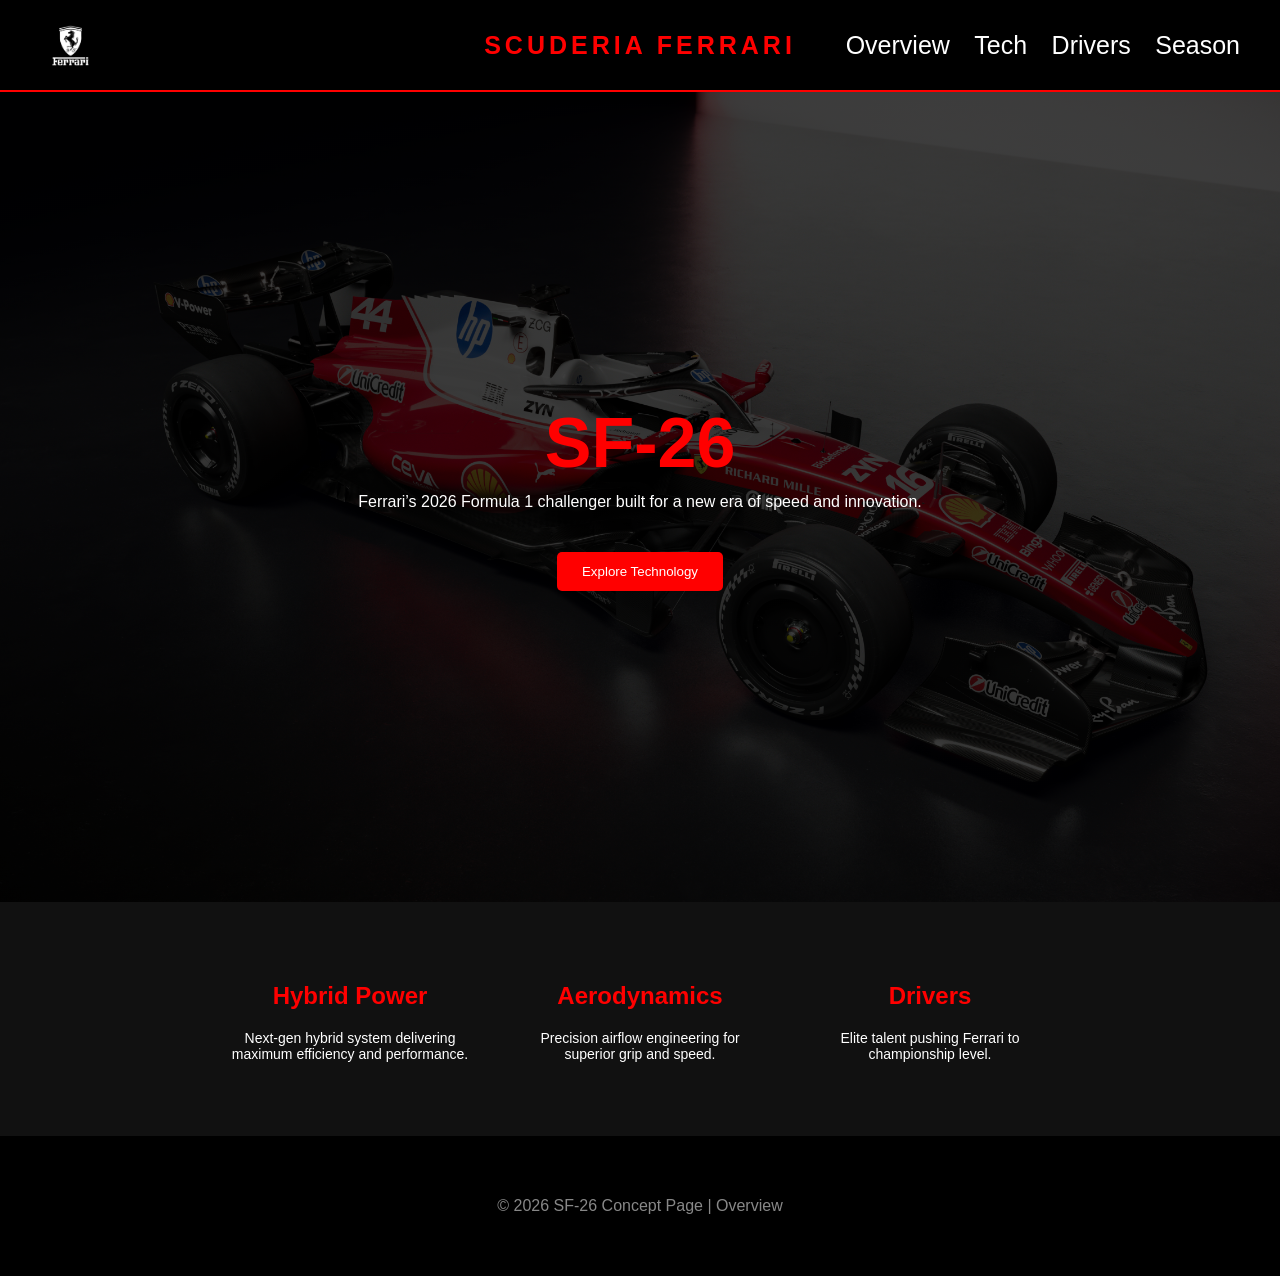
<file: index.html>
<!DOCTYPE html>
<html>
<head>
  <title>SF-26 | Overview</title>

  <!-- Shared CSS -->
  <link rel="stylesheet" href="style.css">

  <style>
    /* HERO */
    .hero {
      height: 90vh;
      display: flex;
      flex-direction: column;
      justify-content: center;
      align-items: center;
      text-align: center;

      background: linear-gradient(rgba(0,0,0,0.75), rgba(0,0,0,0.75)),
      url("sf26.png");

      background-size: cover;
      background-position: center;
    }

    .hero h1 {
      font-size: 70px;
      margin: 0;
      color: red;
    }

    .hero p {
      max-width: 600px;
      color: white;
      margin-top: 10px;
    }

    .btn {
      margin-top: 25px;
      padding: 12px 25px;
      background: red;
      border: none;
      color: white;
      cursor: pointer;
      border-radius: 5px;
    }

    .btn:hover {
      background: darkred;
    }

    /* INFO SECTION */
    .info {
      display: flex;
      justify-content: center;
      gap: 40px;
      padding: 60px;
      background: #111;
      flex-wrap: wrap;
    }

    .box {
      text-align: center;
      max-width: 250px;
    }

    .box h2 {
      color: red;
    }

    .box p {
      color: white;
      font-size: 14px;
    }

    /* FEATURE STRIP */
    .feature {
      padding: 80px 20px;
      text-align: center;
    }

    .feature h2 {
      color: red;
      font-size: 40px;
    }

    .feature p {
      max-width: 700px;
      margin: 10px auto;
      color: #bbb;
    }

    .footer {
  display: flex;
  justify-content: center;
  align-items: center;

  height: 80px;
  transform: translateY(-30px); /* 👈 tweak this (-3px, -8px, etc) */
  color: #888;
}
  </style>
</head>

<body>

  <!-- NAV -->
  <div class="nav">
  <img src="ferrari-logo-2.jpg" class="nav-logo" alt="Ferrari">
  

  <div class="nav-center">SCUDERIA FERRARI</div>

  <div class="nav-links">
    <a href="index.html">Overview</a>
    <a href="tech.html">Tech</a>
    <a href="drivers.html">Drivers</a>
    <a href="season.html">Season</a>

  </div>
</div>

  <!-- HERO -->
  <div class="hero">
    <h1>SF-26</h1>
    <p>Ferrari’s 2026 Formula 1 challenger built for a new era of speed and innovation.</p>
    <button class="btn" onclick="location.href='tech.html'">Explore Technology</button>
  </div>

  <!-- INFO BOXES -->
  <div class="info">
    <div class="box">
      <h2>Hybrid Power</h2>
      <p>Next-gen hybrid system delivering maximum efficiency and performance.</p>
    </div>

    <div class="box">
      <h2>Aerodynamics</h2>
      <p>Precision airflow engineering for superior grip and speed.</p>
    </div>

    <div class="box">
      <h2>Drivers</h2>
      <p>Elite talent pushing Ferrari to championship level.</p>
    </div>
  </div>

  <!-- FOOTER -->
  <div class="footer">
    © 2026 SF-26 Concept Page | Overview
  </div>
  

</body>
</html>
</file>
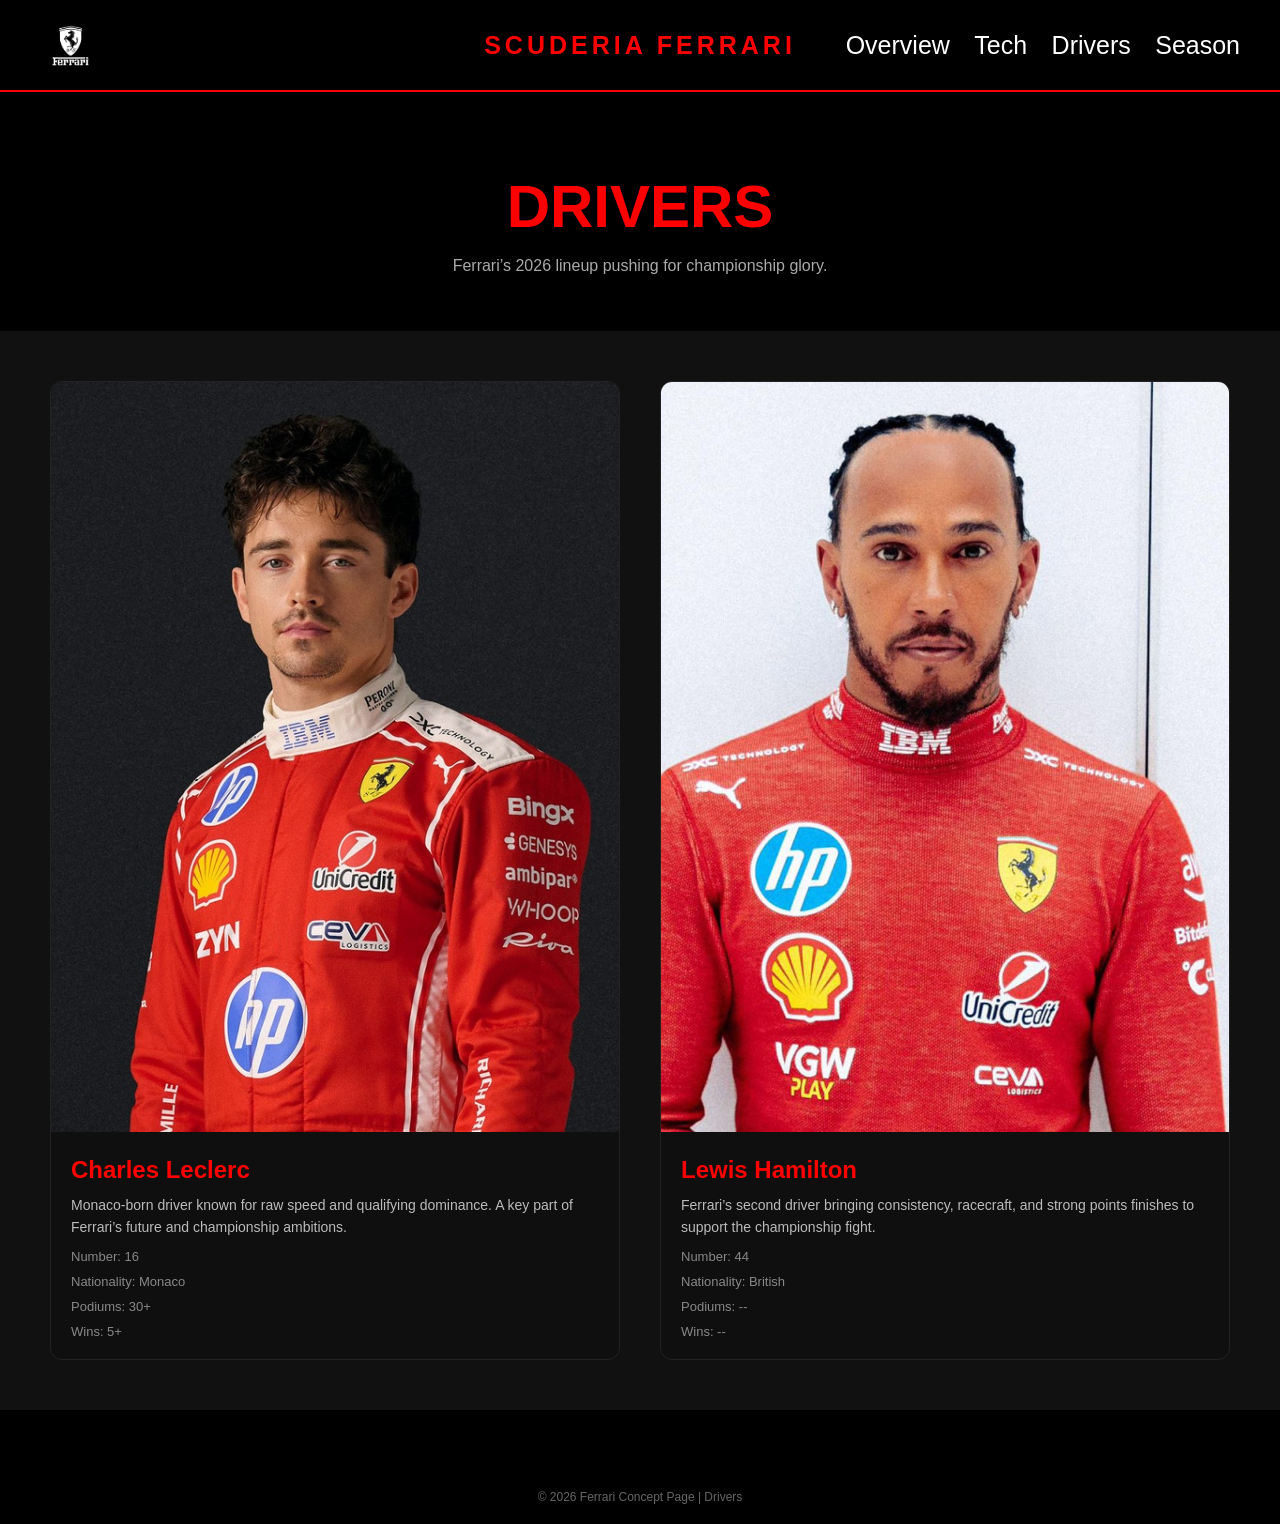
<file: drivers.html>
<!DOCTYPE html>
<html>
<head>
  <title>SF-26 | Drivers</title>

  <link rel="stylesheet" href="style.css">

  <style>
    .header {
      text-align: center;
      padding: 80px 20px 40px;
    }

    .header h1 {
      color: red;
      font-size: 60px;
      margin: 0;
    }

    .header p {
      color: #aaa;
    }

    .grid {
      display: grid;
      grid-template-columns: repeat(auto-fit, minmax(300px, 1fr));
      gap: 40px;
      padding: 50px;
      background: #111;
    }

    .card {
      background: #0f0f0f;
      border: 1px solid #222;
      border-radius: 12px;
      overflow: hidden;
      transition: 0.3s;
    }

    .card:hover {
      transform: translateY(-8px);
      border-color: red;
    }

    .card img {
  width: 100%;
  height: 750px;       
  object-fit: cover;
}

    .card-content {
      padding: 20px;
    }

    .card h2 {
      color: red;
      margin: 0 0 10px;
    }

    .info {
      color: #bbb;
      font-size: 14px;
      line-height: 1.6;
    }

    .stat {
      margin-top: 10px;
      font-size: 13px;
      color: #888;
    }

    .footer {
      text-align: center;
      padding: 20px;
      background: black;
      color: #666;
      font-size: 12px;
    }
	
	.title-row {
  display: flex;
  justify-content: center;
  align-items: center;
  gap: 15px;
}

.title-logo {
  height: 100px;
}
  </style>
</head>

<body>

  <!-- NAV -->
  <div class="nav">
  <img src="ferrari-logo-2.jpg" class="nav-logo" alt="Ferrari">


  <div class="nav-center">SCUDERIA FERRARI</div>

  <div class="nav-links">
    <a href="index.html">Overview</a>
    <a href="tech.html">Tech</a>
    <a href="drivers.html">Drivers</a>
    <a href="season.html">Season</a>

  </div>
</div>

  <!-- HEADER -->
  <div class="header">
  <div class="title-row">
    
    <h1>DRIVERS</h1>
	
  </div>
  <p>Ferrari’s 2026 lineup pushing for championship glory.</p>
</div>

  <!-- DRIVER GRID -->
  <div class="grid">

    <!-- LECLERC -->
    <div class="card">
      <img src="leclerc.jpg" alt="Charles Leclerc">

      <div class="card-content">
        <h2>Charles Leclerc</h2>

        <div class="info">
          Monaco-born driver known for raw speed and qualifying dominance. A key part of Ferrari’s future and championship ambitions.
        </div>

        <div class="stat">Number: 16</div>
        <div class="stat">Nationality: Monaco</div>
        <div class="stat">Podiums: 30+</div>
        <div class="stat">Wins: 5+</div>
      </div>
    </div>

    <!-- TEAMMATE -->
    <div class="card">
      <img src="teammate.jpeg" alt="Ferrari Driver">

      <div class="card-content">
        <h2>Lewis Hamilton</h2>

        <div class="info">
          Ferrari’s second driver bringing consistency, racecraft, and strong points finishes to support the championship fight.
        </div>

        <div class="stat">Number: 44</div>
        <div class="stat">Nationality: British</div>
        <div class="stat">Podiums: --</div>
        <div class="stat">Wins: --</div>
      </div>
    </div>

  </div>

  <!-- FOOTER -->
  <div class="footer">
    © 2026 Ferrari Concept Page | Drivers
  </div>

</body>
</html>
</file>
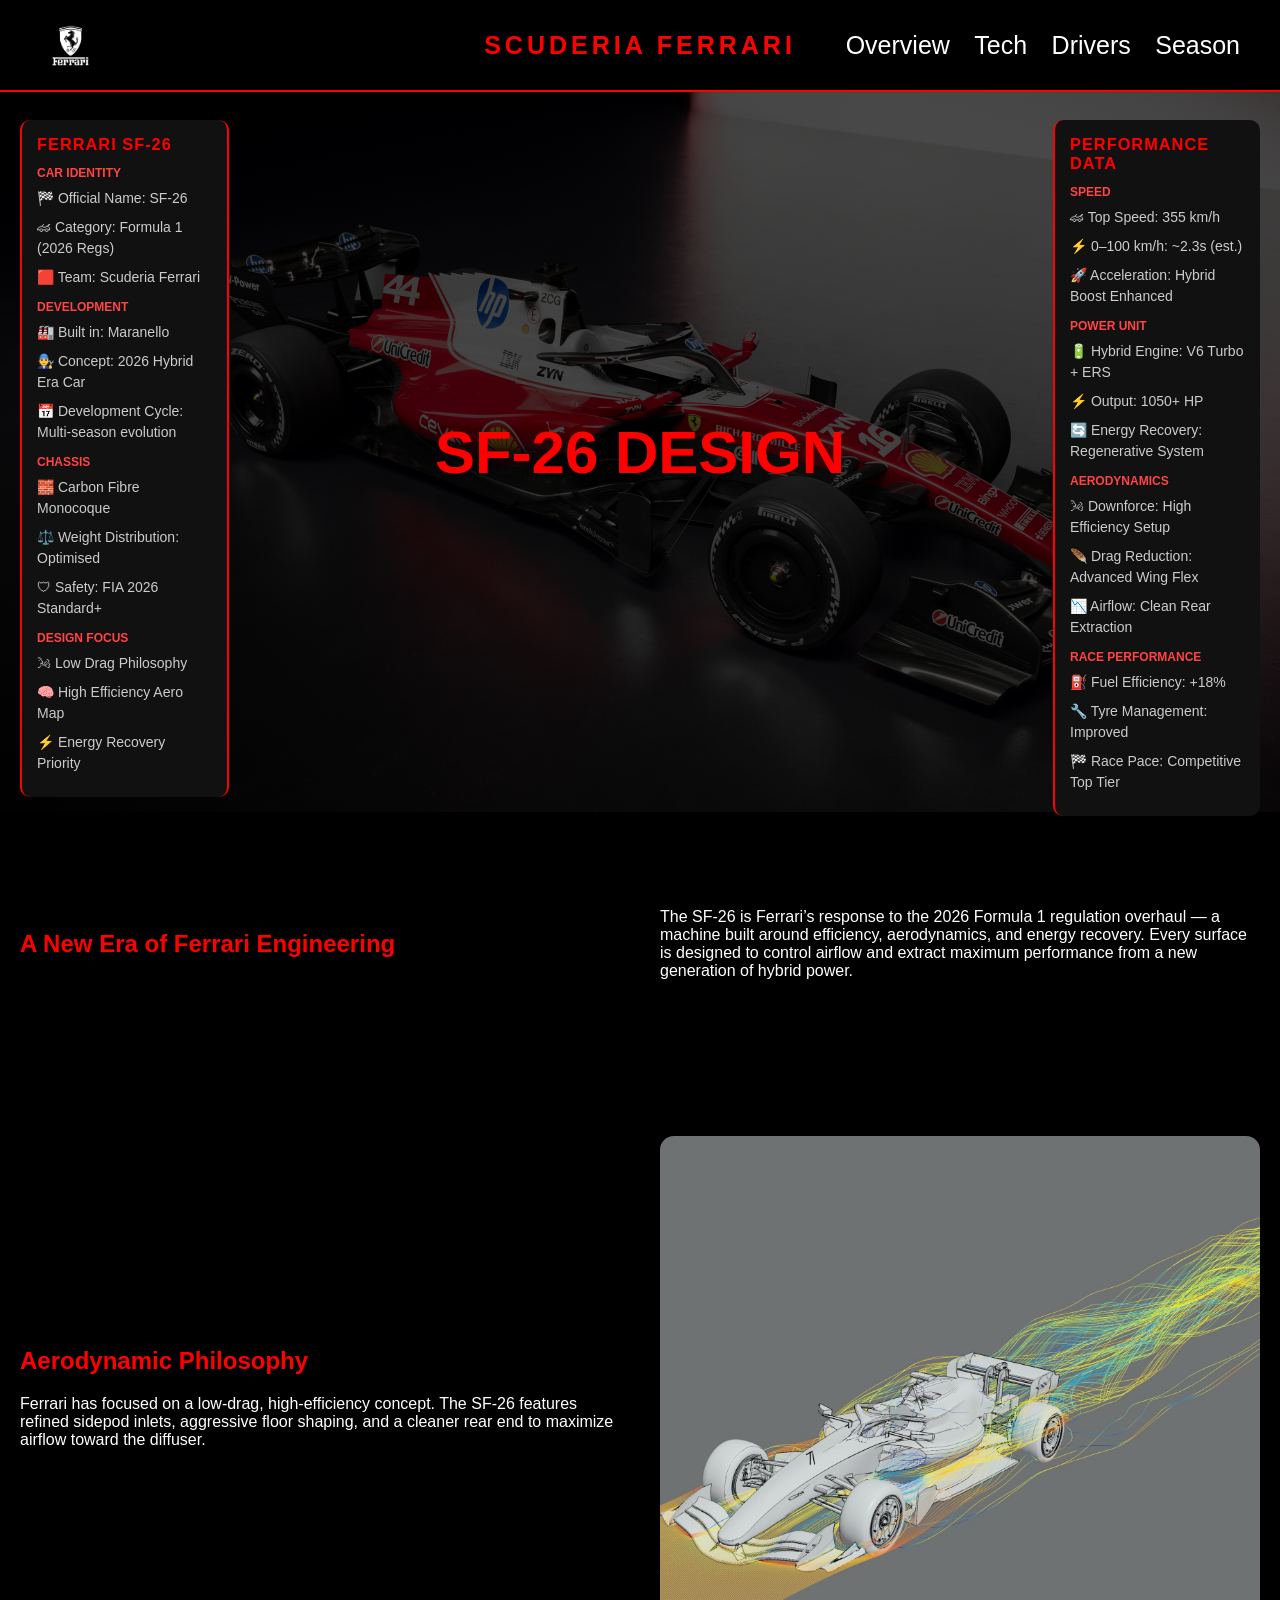
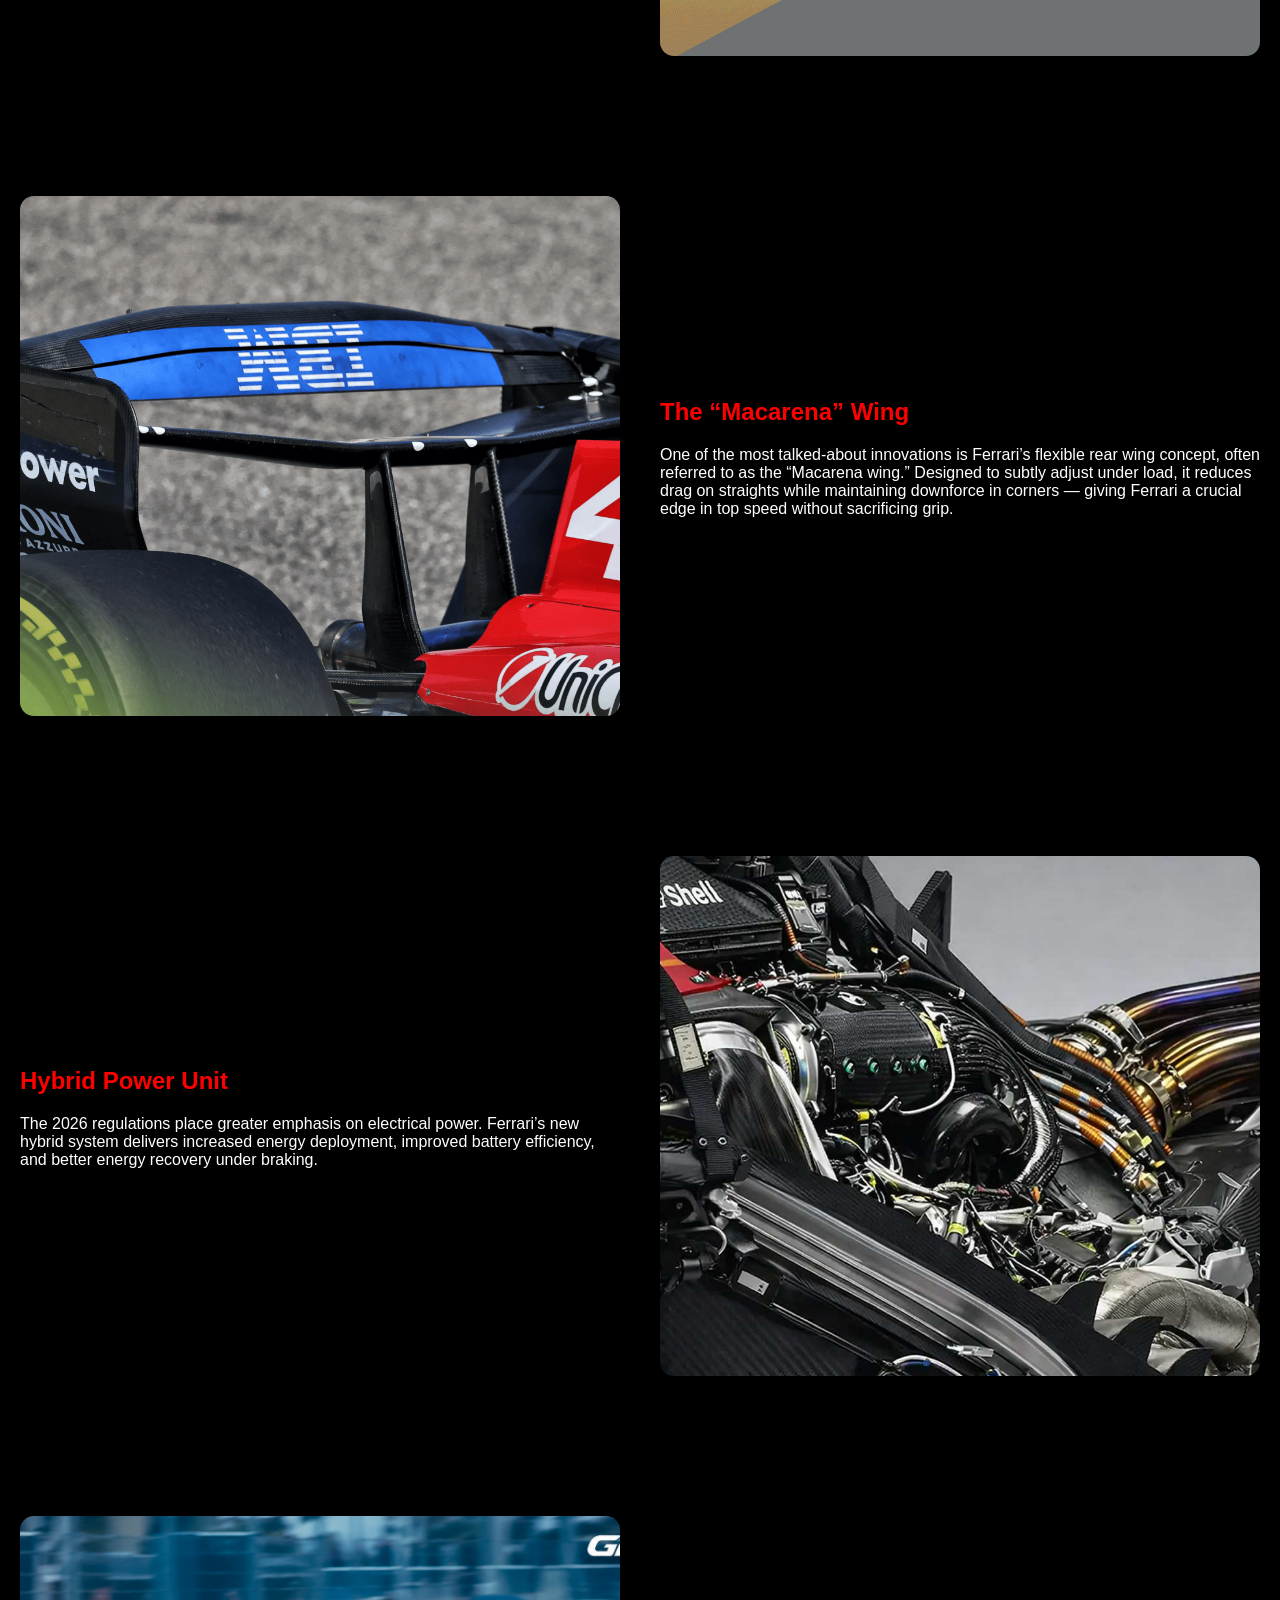
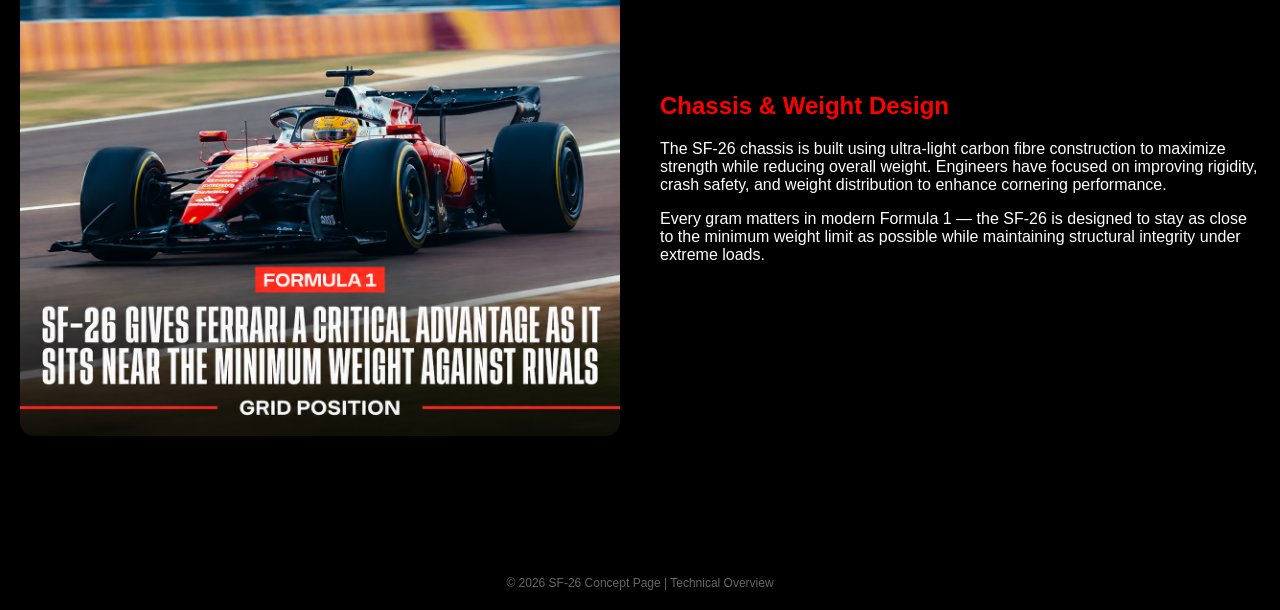
<file: tech.html>
<!DOCTYPE html>
<html>
<head>
  <title>SF-26 | Design</title>

  <link rel="stylesheet" href="style.css">

  <style>
    .hero {
      height: 80vh;
      display: flex;
      align-items: center;
      justify-content: center;
      text-align: center;

      background: linear-gradient(rgba(0,0,0,0.7), rgba(0,0,0,0.7)),
      url("sf26.png");

      background-size: cover;
      background-position: center;
    }

    .hero h1 {
      font-size: 60px;
      color: red;
      margin: 0;
    }

    .section {
	overflow: hidden;
  padding: 60px 20px;
  max-width: 1500px;
  margin: auto;
  background: black;
  color: black;
}

    .section p {
  color: white;
}

.section h2 {
  color: red; /* keep Ferrari accent */
}

    .split {
  display: grid;
  grid-template-columns: 1fr 1fr;
  gap: 40px;
  align-items: center;
  margin-top: 20px;
}

    .split img {
  width: 100%;
  height: 520px;
  object-fit: cover;
  border-radius: 14px;
}

    .footer {
      text-align: center;
      padding: 20px;
      background: black;
      color: #666;
      font-size: 12px;
    }
	
    .sidepanel {
      position: fixed;
      right: 20px;
      top: 120px;
      width: 175px;
      background: #111;
      padding: 15px;
      border-left: 2px solid red;
      color: white;
      font-size: 14px;
    }

    .sidepanel h3 {
      color: red;
      margin-top: 0;
    }

    .sidepanel p {
      margin: 8px 0;
      color: #ccc;
    }
	
	.section:hover {
  transform: translateY(-3px);
  transition: 0.3s ease;
}



    @media (max-width: 800px) {
      .split {
        grid-template-columns: 1fr;
      }
	  .sidepanel {
        display: none;
      }
    }
  </style>
</head>

<body>

  <!-- NAV -->
  <div class="nav">
  <img src="ferrari-logo-2.jpg" class="nav-logo" alt="Ferrari">


  <div class="nav-center">SCUDERIA FERRARI</div>

  <div class="nav-links">
    <a href="index.html">Overview</a>
    <a href="tech.html">Tech</a>
    <a href="drivers.html">Drivers</a>
    <a href="season.html">Season</a>

  </div>
</div>

  <!-- HERO -->
  <div class="hero">
    <h1>SF-26 DESIGN</h1>
  </div>
  
  <!-- SIDE PANEL -->
  <div class="sidepanel right">
  <h3>PERFORMANCE DATA</h3>

<h4>Speed</h4>
<p>🏎 Top Speed: 355 km/h</p>
<p>⚡ 0–100 km/h: ~2.3s (est.)</p>
<p>🚀 Acceleration: Hybrid Boost Enhanced</p>

<h4>Power Unit</h4>
<p>🔋 Hybrid Engine: V6 Turbo + ERS</p>
<p>⚡ Output: 1050+ HP</p>
<p>🔄 Energy Recovery: Regenerative System</p>

<h4>Aerodynamics</h4>
<p>🌬 Downforce: High Efficiency Setup</p>
<p>🪶 Drag Reduction: Advanced Wing Flex</p>
<p>📉 Airflow: Clean Rear Extraction</p>

<h4>Race Performance</h4>
<p>⛽ Fuel Efficiency: +18%</p>
<p>🔧 Tyre Management: Improved</p>
<p>🏁 Race Pace: Competitive Top Tier</p>
</div>
  
  <div class="sidepanel left">
  <h3>FERRARI SF-26</h3>

<h4>Car Identity</h4>
<p>🏁 Official Name: SF-26</p>
<p>🏎 Category: Formula 1 (2026 Regs)</p>
<p>🟥 Team: Scuderia Ferrari</p>

<h4>Development</h4>
<p>🏭 Built in: Maranello</p>
<p>🧑‍🔧 Concept: 2026 Hybrid Era Car</p>
<p>📅 Development Cycle: Multi-season evolution</p>

<h4>Chassis</h4>
<p>🧱 Carbon Fibre Monocoque</p>
<p>⚖️ Weight Distribution: Optimised</p>
<p>🛡 Safety: FIA 2026 Standard+</p>

<h4>Design Focus</h4>
<p>🌬 Low Drag Philosophy</p>
<p>🧠 High Efficiency Aero Map</p>
<p>⚡ Energy Recovery Priority</p>
</div>

  <!-- INTRO -->
  <div class="section split">
    <h2>A New Era of Ferrari Engineering</h2>
    <p>
      The SF-26 is Ferrari’s response to the 2026 Formula 1 regulation overhaul — a machine built around
      efficiency, aerodynamics, and energy recovery. Every surface is designed to control airflow and extract
      maximum performance from a new generation of hybrid power.
    </p>
  </div>

  <!-- AERO -->
  <div class="section split">
    <div>
      <h2>Aerodynamic Philosophy</h2>
      <p>
        Ferrari has focused on a low-drag, high-efficiency concept. The SF-26 features refined sidepod
        inlets, aggressive floor shaping, and a cleaner rear end to maximize airflow toward the diffuser.
      </p>
    </div>
    <img src="aero.jpg" alt="SF-26 Aerodynamics">
  </div>

  <!-- MACARENA WING -->
  <div class="section split">
    <img src="wing.png" alt="Macarena Wing">

    <div>
      <h2>The “Macarena” Wing</h2>
      <p>
        One of the most talked-about innovations is Ferrari’s flexible rear wing concept, often referred to
        as the “Macarena wing.” Designed to subtly adjust under load, it reduces drag on straights while
        maintaining downforce in corners — giving Ferrari a crucial edge in top speed without sacrificing grip.
      </p>
    </div>
  </div>

  <!-- POWER UNIT -->
  <div class="section split">
    <div>
      <h2>Hybrid Power Unit</h2>
      <p>
        The 2026 regulations place greater emphasis on electrical power. Ferrari’s new hybrid system delivers
        increased energy deployment, improved battery efficiency, and better energy recovery under braking.
      </p>
    </div>
    <img src="engine.jpg" alt="Ferrari Power Unit">
  </div>

  <!-- CHASSIS -->
  <div class="section split">

  <img src="weight.jpg" alt="SF-26 Chassis">

  <div>
    <h2>Chassis & Weight Design</h2>
    <p>
      The SF-26 chassis is built using ultra-light carbon fibre construction to maximize strength while reducing overall weight.
      Engineers have focused on improving rigidity, crash safety, and weight distribution to enhance cornering performance.
    </p>

    <p>
      Every gram matters in modern Formula 1 — the SF-26 is designed to stay as close to the minimum weight limit as possible
      while maintaining structural integrity under extreme loads.
    </p>
  </div>

</div>

  <!-- FOOTER -->
  <div class="footer">
    © 2026 SF-26 Concept Page | Technical Overview
  </div>

</body>
</html>
</file>
<file: style.css>
/* NAV */
.nav {
  display: flex;
  align-items: center;
  justify-content: space-between;
  padding: 20px 40px;
  background: black;
  border-bottom: 2px solid red;
  position: relative; /* needed for centering trick */
}

/* CENTER TEXT */
/* CENTER GROUP */
.nav-center {
  position: absolute;
  left: 50%;
  transform: translateX(-50%);
  display: flex;
  align-items: center;
  gap: 12px;
  color: red;
  font-size: 25px;
  letter-spacing: 4px;
  font-weight: 600;
}

/* LOGOS */
.nav-logo {
  height: 50px;        /* adjust size here */
  object-fit: contain;
}


/* RIGHT LINKS WRAP */
.nav-links a {
  color: white;
  text-decoration: none;
  margin-left: 20px;
  font-size: 14px;
}

.nav-links a:hover {
  color: red;
}

.logo {
  color: white;
  font-weight: bold;
  letter-spacing: 4px;
  font-size: 25px;      /* 👈 makes it bigger */
  text-transform: uppercase;
}

.nav a {
  color: white;
  text-decoration: none;
  margin-left: 20px;
  font-size: 25px;
}

.nav a:hover {
  color: red;
}

/* GLOBAL */
body {
  margin: 0;
  font-family: Arial, sans-serif;
  background-color: black;  /* FIX */
  color: white;
}

.section {
  margin: 40px auto;
}

.section:last-of-type {
  margin-bottom: 60px;
}

.footer {
  margin-top: 60px;
}

/* BASE SIDE PANEL */
.sidepanel {
  position: sticky;
  top: 120px;   /* when it starts sticking */
  width: 220px;
  background: #111;
  padding: 15px;
  color: white;
  font-size: 13px;
  border-radius: 10px;
}

/* LEFT */
.sidepanel.left {
  left: 20px;
  border-right: 2px solid red;
}

/* RIGHT */
.sidepanel.right {
  right: 20px;
  border-left: 2px solid red;
}

/* TITLES */
.sidepanel h3 {
  color: red;
  margin-top: 0;
  margin-bottom: 10px;
  font-size: px;
  letter-spacing: 1px;
}

.sidepanel h4 {
  color: #ff4444;
  margin: 12px 0 6px;
  font-size: 12px;
  text-transform: uppercase;
}

/* TEXT */
.sidepanel p {
  margin: 5px 0;
  color: #ccc;
  line-height: 1.3;
}

.sidepanel p {
  margin: 6px 0;
  line-height: 1.5;
  display: block;
}

.season {
  max-width: 1000px;
  margin: auto;
  padding: 40px 20px;
}

.season h1 {
  color: red;
  font-size: 40px;
  margin: 40px 0 20px;
  text-align: center;
}

/* TABLE UPGRADE */
.race-table table {
  width: 100%;
  border-collapse: collapse;
  background: #111;
  border-radius: 10px;
  overflow: hidden;
}

.race-table th {
  background: black;
  color: red;
  padding: 12px;
  font-size: 14px;
}

.race-table td {
  padding: 12px;
  text-align: center;
  color: #ccc;
  border-bottom: 1px solid #222;
}

.race-table tr:hover {
  background: #1a1a1a;
  transition: 0.2s;
}

.podium {
  color: #ff2b2b;
  font-weight: bold;
  text-shadow: 0 0 10px rgba(255,0,0,0.4);
}

.race-map {
  display: grid;
  grid-template-columns: repeat(auto-fit, minmax(220px, 1fr));
  gap: 20px;
  padding: 30px;
  max-width: 1100px;
  margin: auto;
}

.race-card {
  background: #111;
  border-radius: 12px;
  padding: 15px;
  color: white;
  border: 1px solid #222;
  transition: 0.2s ease;
}

.race-card:hover {
  transform: translateY(-5px);
  border-color: red;
}

.race-card h3 {
  color: red;
  margin-top: 0;
}

/* PODIUM / WIN HIGHLIGHTS */
.race-card.podium {
  border-left: 4px solid #ff2b2b;
}

.race-card.win {
  border-left: 4px solid gold;
  box-shadow: 0 0 15px rgba(255, 215, 0, 0.15);
}

.track-img {
  width: 100%;
  height: 120px;
  object-fit: cover;
  border-radius: 10px;
  margin-bottom: 10px;
  border: 1px solid #222;
}

.modal {
  display: none;
  position: fixed;
  top: 0;
  left: 0;
  width: 100%;
  height: 100%;
  background: rgba(0,0,0,0.8);
  justify-content: center;
  align-items: center;
  z-index: 999;
}

.modal-content {
  background: #111;
  padding: 20px;
  border-radius: 12px;
  width: 90%;
  max-width: 500px;
  color: white;
  text-align: center;
  border: 1px solid red;
}

.modal-img {
  width: 100%;
  border-radius: 10px;
  margin: 15px 0;
}

.close {
  float: right;
  font-size: 25px;
  cursor: pointer;
  color: red;
}

.title-row {
  position: relative;
  display: flex;
  align-items: center;
  justify-content: center;
}

/* CENTER TITLE */
.title-center {
  text-align: center;
}

/* BIG SIDE LOGOS */
.title-logo {
  position: absolute;
  top: 50%;
  transform: translateY(-50%);
  height: 200px;   /* 👈 bigger */
}

/* PUSH TO EDGES */
.title-logo.left {
  left: 20px;
}

.title-logo.right {
  right: 20px;
}
</file>
